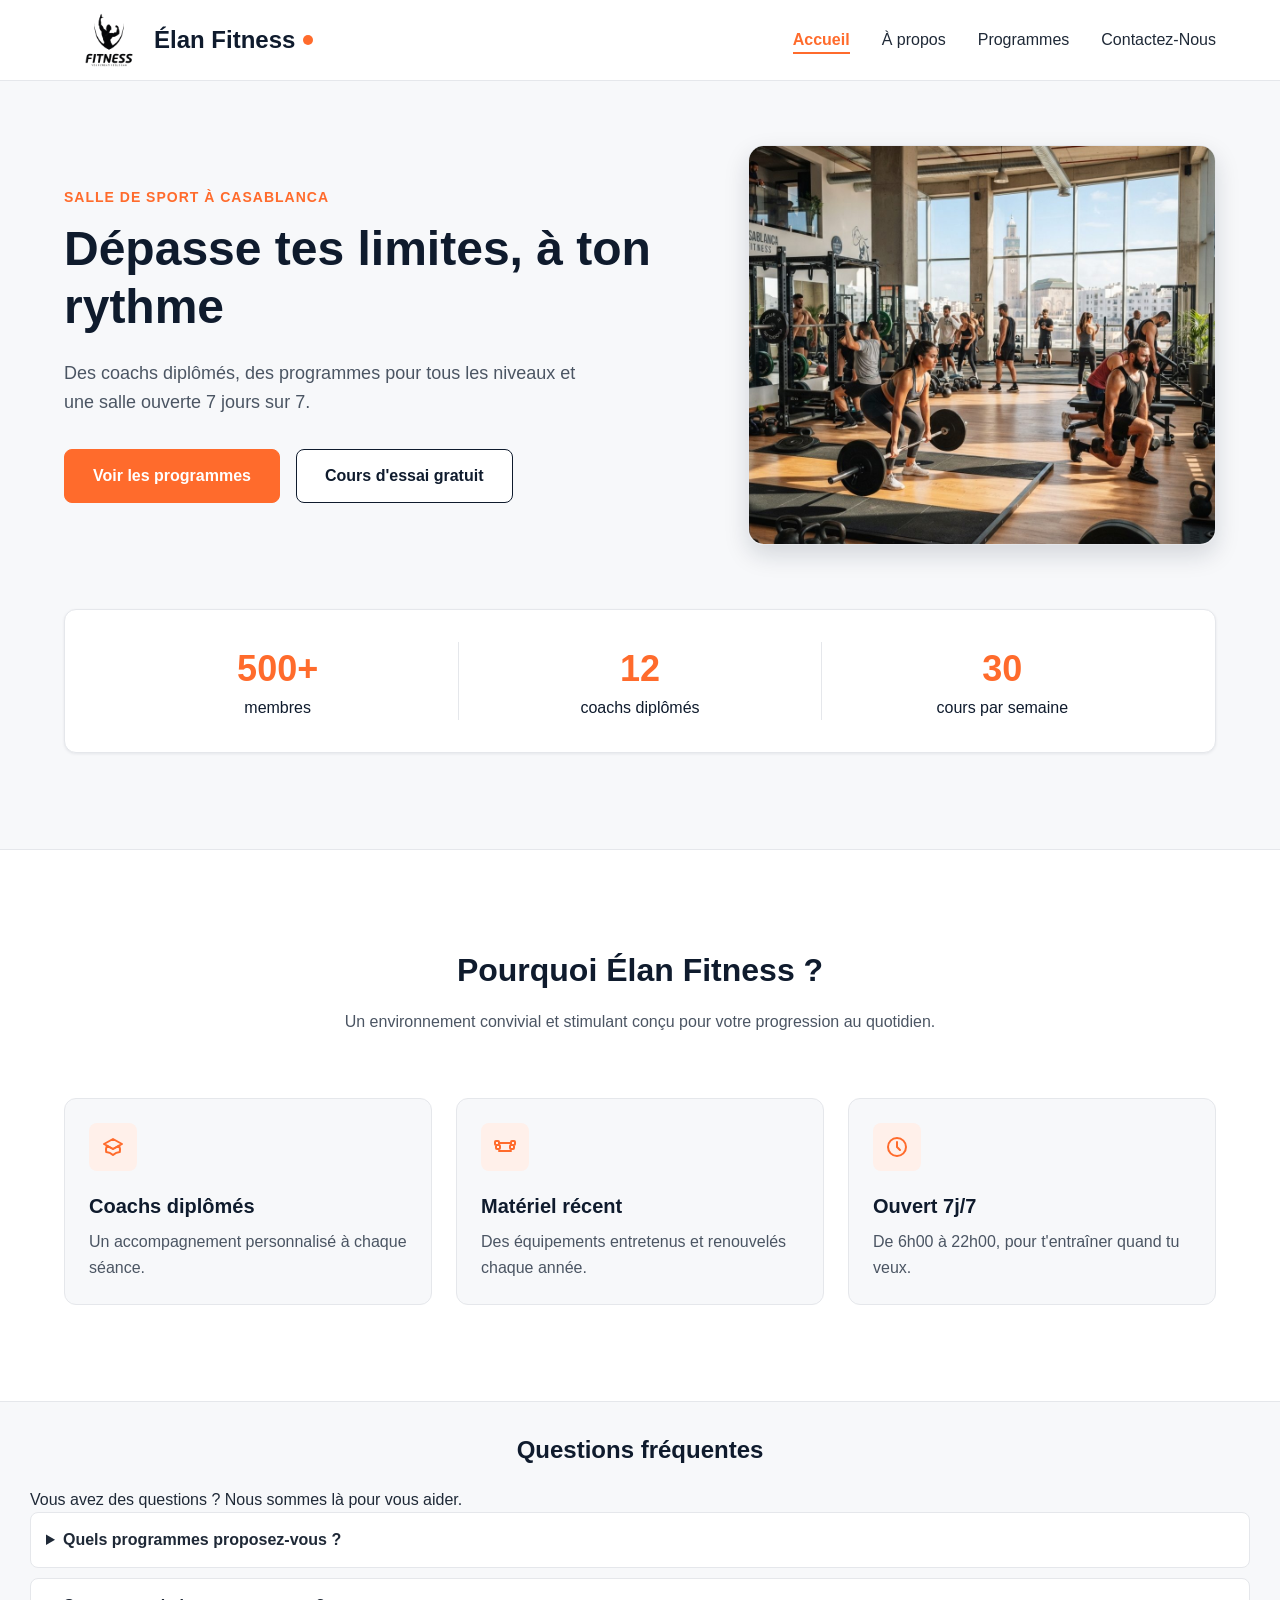
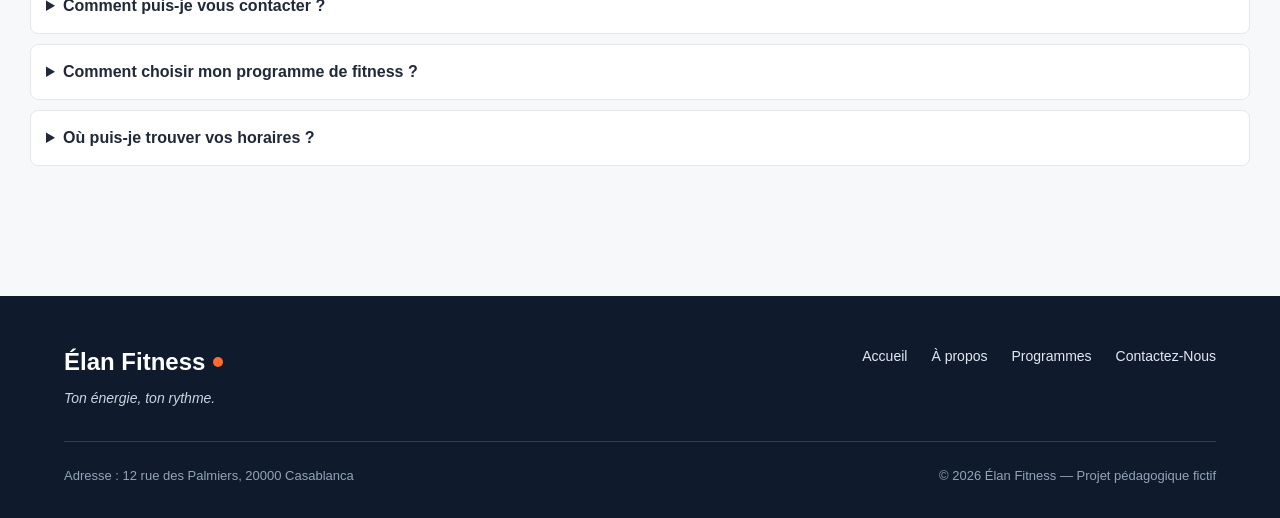
<file: index.html>
<!DOCTYPE html>
<html lang="en">

<head>
    <meta charset="UTF-8">
    <meta name="viewport" content="width=device-width, initial-scale=1.0">
    <meta name="description"
        content="Élan Fitness, salle de sport à Casablanca : musculation, yoga, cardio et boxe fitness avec des coachs diplômés. Réservez votre cours d'essai gratuit.">
    <title>Élan Fitness | Salle de sport à Casablanca</title>
    <link rel="stylesheet" href="style.css">

</head>

<body>

    <header class="en-tete">
        <div class="conteneur en-tete-contenu">
            <a href="index.html" class="logo"><img src="img/log.png" alt="logo">Élan Fitness</a>

            <nav aria-label="Navigation principale">
                <ul class="menu">
                    <li><a href="index.html" class="lien-actif">Accueil</a></li>
                    <li><a href="propos.html">À propos</a></li>
                    <li><a href="program.html">Programmes</a></li>
                    <li><a href="contact.html">Contactez-Nous</a></li>

                </ul>
            </nav>
        </div>
    </header>

    <main>

        <section id="accueil" class="hero">
            <div class="conteneur">

                <div class="hero-contenu">
                    <div class="hero-texte">
                        <p class="sur-titre">Salle de sport à Casablanca</p>
                        <h1>Dépasse tes limites, à ton rythme</h1>
                        <p class="hero-description">
                            Des coachs diplômés, des programmes pour tous les niveaux et une salle ouverte 7 jours sur
                            7.
                        </p>
                        <div class="boutons">
                            <a href="program.html" class="bouton bouton-principal">Voir les programmes</a>
                            <a href="contact.html" class="bouton bouton-secondaire">Cours d'essai gratuit</a>
                        </div>
                    </div>

                    <img class="hero-image" src="img/hero.jpg"
                        alt="Des personnes s'entraînent dans une salle de sport lumineuse à Casablanca">
                </div>

                <div class="chiffres">
                    <div class="chiffre">
                        <p class="chiffre-nombre">500+</p>
                        <p>membres</p>
                    </div>
                    <div class="chiffre">
                        <p class="chiffre-nombre">12</p>
                        <p>coachs diplômés</p>
                    </div>
                    <div class="chiffre">
                        <p class="chiffre-nombre">30</p>
                        <p>cours par semaine</p>
                    </div>
                </div>

            </div>
        </section>

        <section class="section section-blanche">
            <div class="conteneur">

                <div class="section-titre">
                    <h2>Pourquoi Élan Fitness ?</h2>
                    <p>Un environnement convivial et stimulant conçu pour votre progression au quotidien.</p>
                </div>

                <div class="cartes">
                    <article class="carte carte-avantage">
                        <div class="icone"><img src="img/icone-coach.svg"
                                alt="icone qui presentez des coach diplomatique pour entrainez"></div>
                        <h3>Coachs diplômés</h3>
                        <p>Un accompagnement personnalisé à chaque séance.</p>
                    </article>

                    <article class="carte carte-avantage">
                        <div class="icone"><img src="img/icone-materiel.svg"
                                alt=" nous avous des nouveau et bon materiel ">
                        </div>
                        <h3>Matériel récent</h3>
                        <p>Des équipements entretenus et renouvelés chaque année.</p>
                    </article>

                    <article class="carte carte-avantage">
                        <div class="icone"><img src="img/icone-horloge.svg"
                                alt=" l'ouverture de salle de sport 7j/7 ,a partir 6h00 jusqu'à 22h00"></div>
                        <h3>Ouvert 7j/7</h3>
                        <p>De 6h00 à 22h00, pour t'entraîner quand tu veux.</p>
                    </article>
                </div>

            </div>
        </section>


    </main>

    <section class="faq">
        <h2>Questions fréquentes</h2>

        <p class="faq-intro">
            Vous avez des questions ? Nous sommes là pour vous aider.
        </p>

        <details class="faq-item">
            <summary>Quels programmes proposez-vous ?</summary>
            <p>
                Nous proposons différents programmes de fitness
                pour vous aider à atteindre vos objectifs.
            </p>
        </details>

        <details class="faq-item">
            <summary>Comment puis-je vous contacter ?</summary>
            <p>
                Consultez notre page Contactez-nous pour retrouver
                nos coordonnées et nous envoyer votre demande.
            </p>
        </details>

        <details class="faq-item">
            <summary>Comment choisir mon programme de fitness ?</summary>
            <p>
                Choisissez un programme selon vos objectifs,
                votre niveau et vos préférences sportives.
            </p>
        </details>

        <details class="faq-item">
            <summary>Où puis-je trouver vos horaires ?</summary>
            <p>
                Consultez notre page Contactez-nous pour obtenir
                les informations disponibles sur nos horaires.
            </p>
        </details>
    </section>

    <footer class="pied-de-page">
        <div class="conteneur">

            <div class="pied-haut">
                <div>
                    <p class="logo logo-clair">Élan Fitness</p>
                    <p class="slogan">Ton énergie, ton rythme.</p>

                </div>

                <nav aria-label="Navigation du pied de page">
                    <ul class="menu menu-pied">
                        <li><a href="index.html">Accueil</a></li>
                        <li><a href="propos.html">À propos</a></li>
                        <li><a href="program.html">Programmes</a></li>
                        <li><a href="contact.html">Contactez-Nous</a></li>
                    </ul>
                </nav>
            </div>

            <div class="pied-bas">
                <p>Adresse : 12 rue des Palmiers, 20000 Casablanca</p>
                <p>&copy; 2026 Élan Fitness — Projet pédagogique fictif</p>
            </div>

        </div>
    </footer>
</body>

</html>
</file>
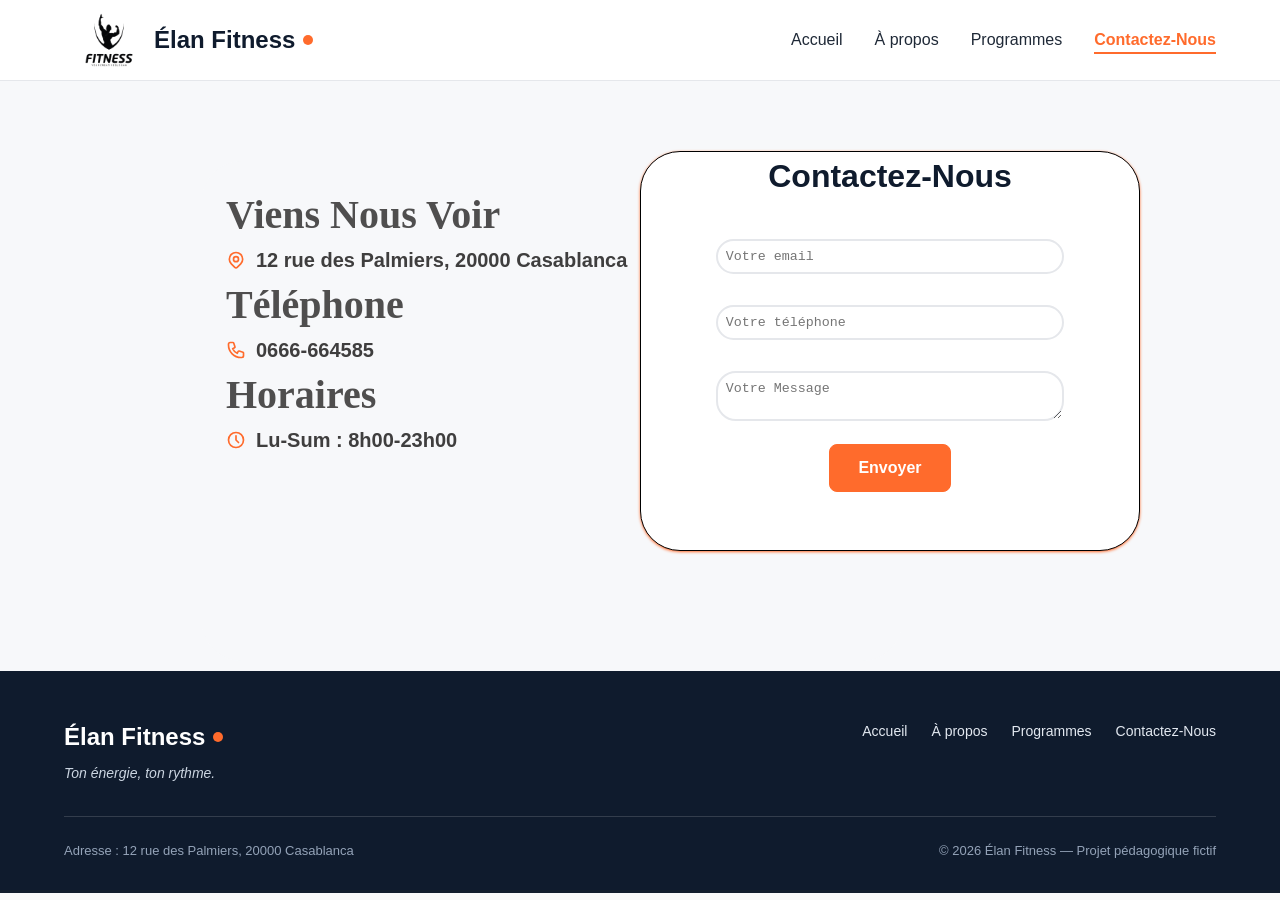
<file: contact.html>
<!DOCTYPE html>
<html lang="en">

<head>
    <meta charset="UTF-8">
    <meta name="viewport" content="width=device-width, initial-scale=1.0">
    <meta name="description"
        content="Élan Fitness, salle de sport à Casablanca : musculation, yoga, cardio et boxe fitness avec des coachs diplômés. Réservez votre cours d'essai gratuit.">
    <title>Élan Fitness | Salle de sport à Casablanca</title>
    <link rel="stylesheet" href="style.css">

</head>

<body>
    <header class="en-tete">
        <div class="conteneur en-tete-contenu">

            <a href="index.html" class="logo"><img src="img/log.png" alt="logo">Élan Fitness</a>

            <nav aria-label="Navigation principale">
                <ul class="menu">
                    <li><a href="index.html">Accueil</a></li>
                    <li><a href="propos.html">À propos</a></li>
                    <li><a href="program.html">Programmes</a></li>
                    <li><a href="contact.html" class="lien-actif">Contactez-Nous </a></li>

                </ul>
            </nav>
        </div>
    </header>
    <form action="contact.html" method="post">


        <div class="contactNous">
            <div class="CoT">

                <h1> Viens Nous Voir </h1>
                <h4 id="test"> <img src="img/icone-pin.svg" width="20">12 rue des Palmiers, 20000 Casablanca</h4>
                <h1>Téléphone </h1>

                <h4 id="test"> <img src="img/icone-telephone.svg" width="20">0666-664585</h4>

                <h1>Horaires </h1>
                <h4 id="test"> <img src="img/icone-horloge.svg" width="20">Lu-Sum : 8h00-23h00</h4>


            </div>


            <div class="conta">
                <center>
                    <h1>Contactez-Nous</h1><br>
                    <input type="email" name="email" placeholder="Votre email" required>

                    <input type="tel" name="phone" placeholder="Votre téléphone" required>
                    <textarea name="message" placeholder="Votre Message" required></textarea>
                </center>
                <center> <button type="submit" class="bouton bouton-principal">Envoyer</button> </center>


            </div>

        </div>

    </form>



    <footer class=" pied-de-page">
        <div class="conteneur">

            <div class="pied-haut">
                <div>
                    <p class="logo logo-clair">Élan Fitness</p>
                    <p class="slogan">Ton énergie, ton rythme.</p>

                </div>

                <nav aria-label="Navigation du pied de page">
                    <ul class="menu menu-pied">
                        <li><a href="index.html">Accueil</a></li>
                        <li><a href="propos.html">À propos</a></li>
                        <li><a href="program.html">Programmes</a></li>
                        <li><a href="contact.html">Contactez-Nous</a></li>
                    </ul>
                </nav>
            </div>

            <div class="pied-bas">
                <p>Adresse : 12 rue des Palmiers, 20000 Casablanca</p>
                <p>&copy; 2026 Élan Fitness — Projet pédagogique fictif</p>
            </div>

        </div>
    </footer>
</body>

</html>
</file>
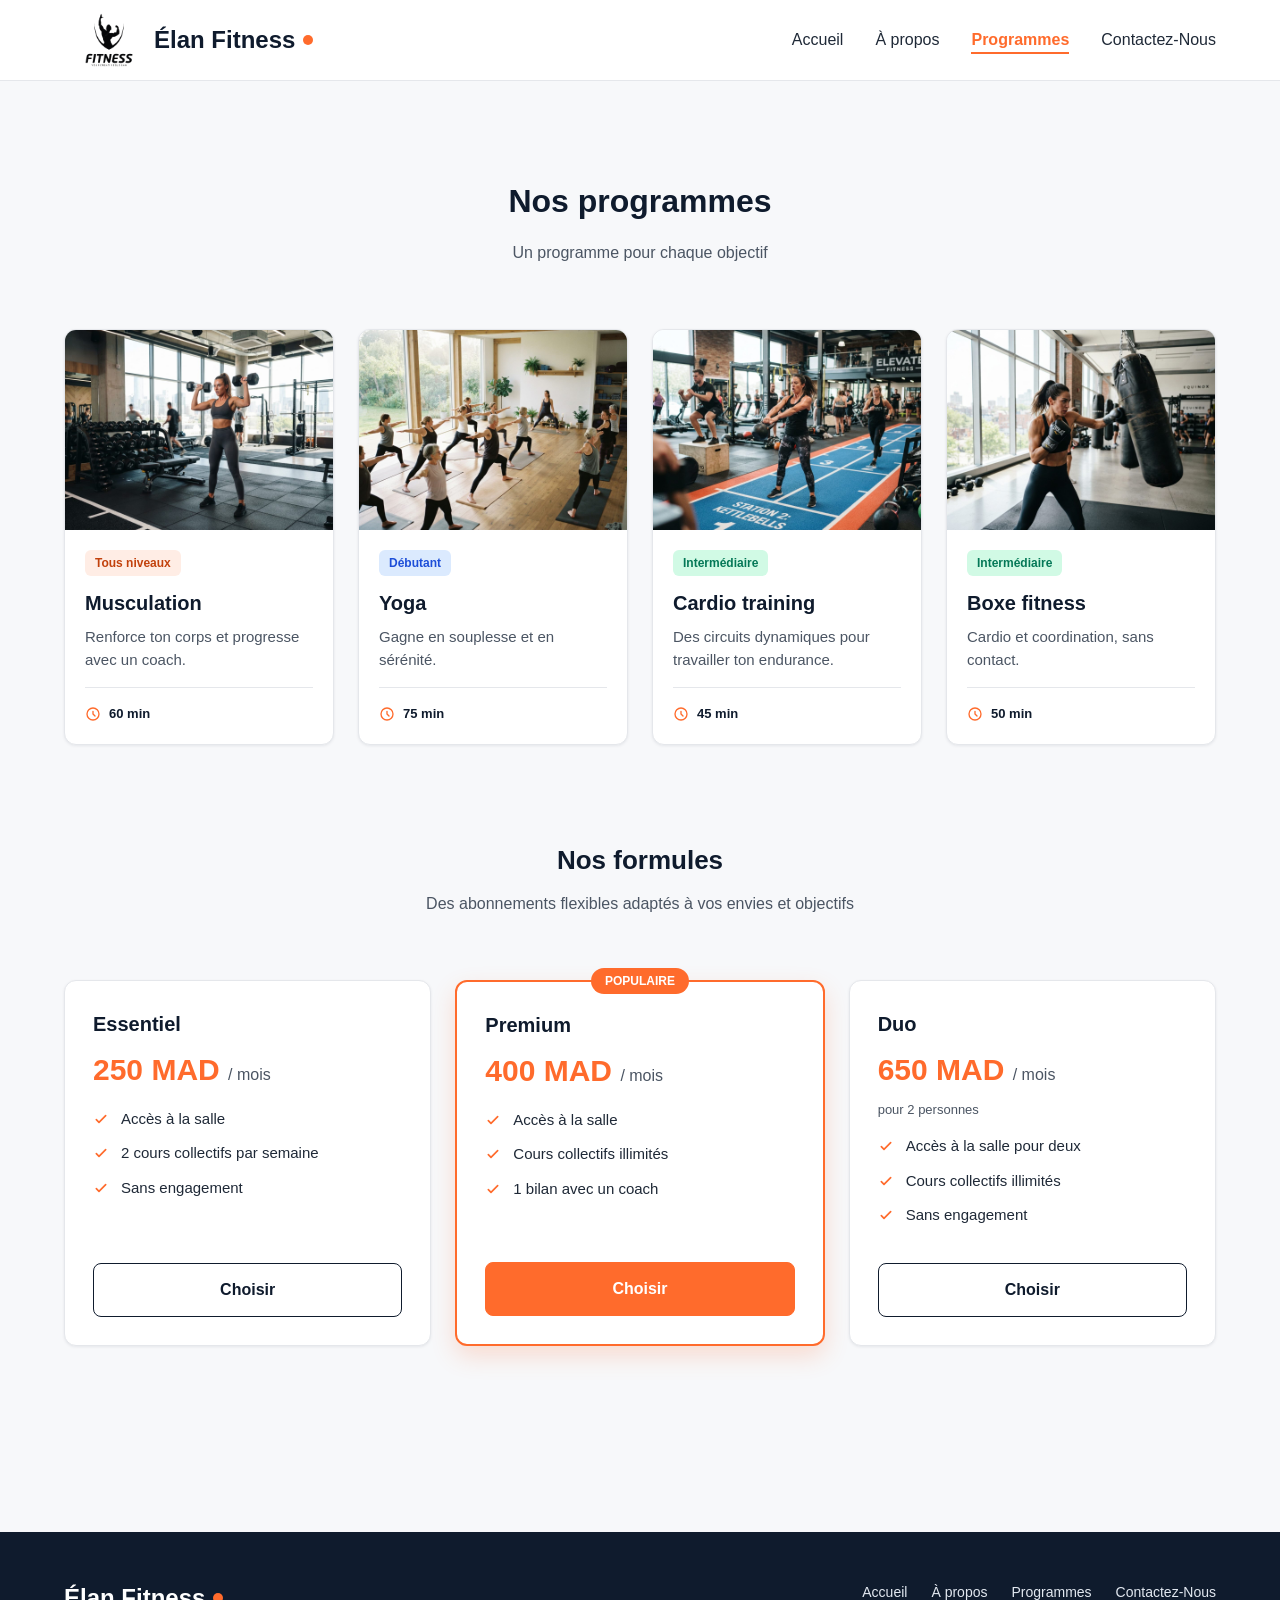
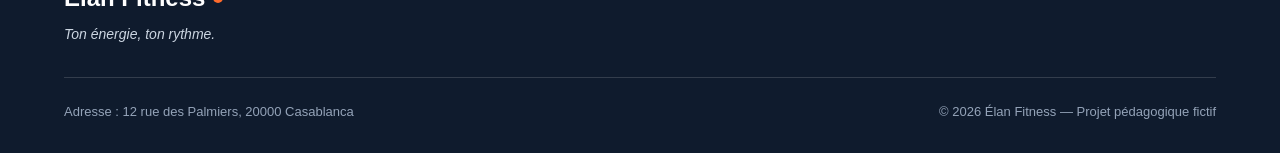
<file: program.html>
<!DOCTYPE html>
<html lang="en">

<head>
    <meta charset="UTF-8">
    <meta name="viewport" content="width=device-width, initial-scale=1.0">
    <meta name="description"
        content="Élan Fitness, salle de sport à Casablanca : musculation, yoga, cardio et boxe fitness avec des coachs diplômés. Réservez votre cours d'essai gratuit.">
    <title>Élan Fitness | Salle de sport à Casablanca</title>
    <link rel="stylesheet" href="style.css" media="screen" />
</head>

<body>
    <header class="en-tete">
        <div class="conteneur en-tete-contenu">
            <a href="index.html" class="logo"><img src="img/log.png" alt="logo">Élan Fitness</a>

            <nav aria-label="Navigation principale">
                <ul class="menu">
                    <li><a href="index.html">Accueil</a></li>
                    <li><a href="propos.html">À propos</a></li>
                    <li><a href="program.html" class="lien-actif">Programmes</a></li>
                    <li><a href="contact.html">Contactez-Nous</a></li>

                </ul>
            </nav>
        </div>
    </header>


    <body>
        <section id="programmes" class="section">
            <div class="conteneur">

                <div class="section-titre">
                    <h2>Nos programmes</h2>
                    <p>Un programme pour chaque objectif</p>
                </div>

                <div class="cartes">

                    <article class="carte carte-programme">
                        <img src="img/musculation.jpg"
                            alt="Une sportive soulève des haltères dans l'espace musculation">
                        <div class="programme-corps">
                            <span class="etiquette etiquette-orange">Tous niveaux</span>
                            <h3>Musculation</h3>
                            <p>Renforce ton corps et progresse avec un coach.</p>
                            <p class="duree"><img src="img/icone-duree.svg"
                                    alt="la duree de seance votre coach musculation ">60 min
                            </p>
                        </div>
                    </article>

                    <article class="carte carte-programme">
                        <img src="img/yoga.jpg" alt="Un groupe pratique le yoga sur des tapis dans une salle lumineuse">
                        <div class="programme-corps">
                            <span class="etiquette etiquette-bleue">Débutant</span>
                            <h3>Yoga</h3>
                            <p>Gagne en souplesse et en sérénité.</p>
                            <p class="duree"><img src="img/icone-duree.svg" alt="la duree de seance votre coach yoga">75
                                min</p>
                        </div>
                    </article>

                    <article class="carte carte-programme">
                        <img src="img/cardio.jpg"
                            alt="Des sportifs suivent un circuit de cardio training avec des kettlebells">
                        <div class="programme-corps">
                            <span class="etiquette etiquette-verte">Intermédiaire</span>
                            <h3>Cardio training</h3>
                            <p>Des circuits dynamiques pour travailler ton endurance.</p>
                            <p class="duree"><img src="img/icone-duree.svg"
                                    alt="la duree de seance avec votre coach cardio">45
                                min</p>
                        </div>
                    </article>

                    <article class="carte carte-programme">
                        <img src="img/boxe.jpg"
                            alt="Une sportive frappe un sac de frappe pendant un cours de boxe fitness">
                        <div class="programme-corps">
                            <span class="etiquette etiquette-verte">Intermédiaire</span>
                            <h3>Boxe fitness</h3>
                            <p>Cardio et coordination, sans contact.</p>
                            <p class="duree"><img src="img/icone-duree.svg"
                                    alt="la duree de seance votre coach seance boxe">50 min</p>
                        </div>
                    </article>

                </div>

                <div class="formules">

                    <div class="section-titre">
                        <h3>Nos formules</h3>
                        <p>Des abonnements flexibles adaptés à vos envies et objectifs</p>
                    </div>

                    <div class="cartes">

                        <article class="carte formule">
                            <h4>Essentiel</h4>
                            <p class="prix">250 MAD <span>/ mois</span></p>
                            <ul class="formule-liste">
                                <li>Accès à la salle</li>
                                <li>2 cours collectifs par semaine</li>
                                <li>Sans engagement</li>
                            </ul>
                            <a href="contact.html" class="bouton bouton-secondaire">Choisir</a>
                        </article>

                        <article class="carte formule formule-populaire">
                            <p class="badge-populaire">Populaire</p>
                            <h4>Premium</h4>
                            <p class="prix">400 MAD <span>/ mois</span></p>
                            <ul class="formule-liste">
                                <li>Accès à la salle</li>
                                <li>Cours collectifs illimités</li>
                                <li>1 bilan avec un coach</li>
                            </ul>
                            <a href="contact.html" class="bouton bouton-principal">Choisir</a>
                        </article>

                        <article class="carte formule">
                            <h4>Duo</h4>
                            <p class="prix">650 MAD <span>/ mois</span></p>
                            <p class="prix-note">pour 2 personnes</p>
                            <ul class="formule-liste">
                                <li>Accès à la salle pour deux</li>
                                <li>Cours collectifs illimités</li>
                                <li>Sans engagement</li>
                            </ul>
                            <a href="contact.html" class="bouton bouton-secondaire">Choisir</a>
                        </article>

                    </div>
                </div>

            </div>
        </section>
        <footer class="pied-de-page">
            <div class="conteneur">

                <div class="pied-haut">
                    <div>
                        <p class="logo logo-clair">Élan Fitness</p>
                        <p class="slogan">Ton énergie, ton rythme.</p>
                    </div>

                    <nav aria-label="Navigation du pied de page">
                        <ul class="menu menu-pied">
                            <li><a href="index.html">Accueil</a></li>
                            <li><a href="propos.html">À propos</a></li>
                            <li><a href="program.html">Programmes</a></li>
                            <li><a href="contact.html">Contactez-Nous</a></li>

                        </ul>
                    </nav>
                </div>

                <div class="pied-bas">
                    <p>Adresse : 12 rue des Palmiers, 20000 Casablanca</p>
                    <p>&copy; 2026 Élan Fitness — Projet pédagogique fictif</p>
                </div>

            </div>
        </footer>
    </body>

</html>
</file>
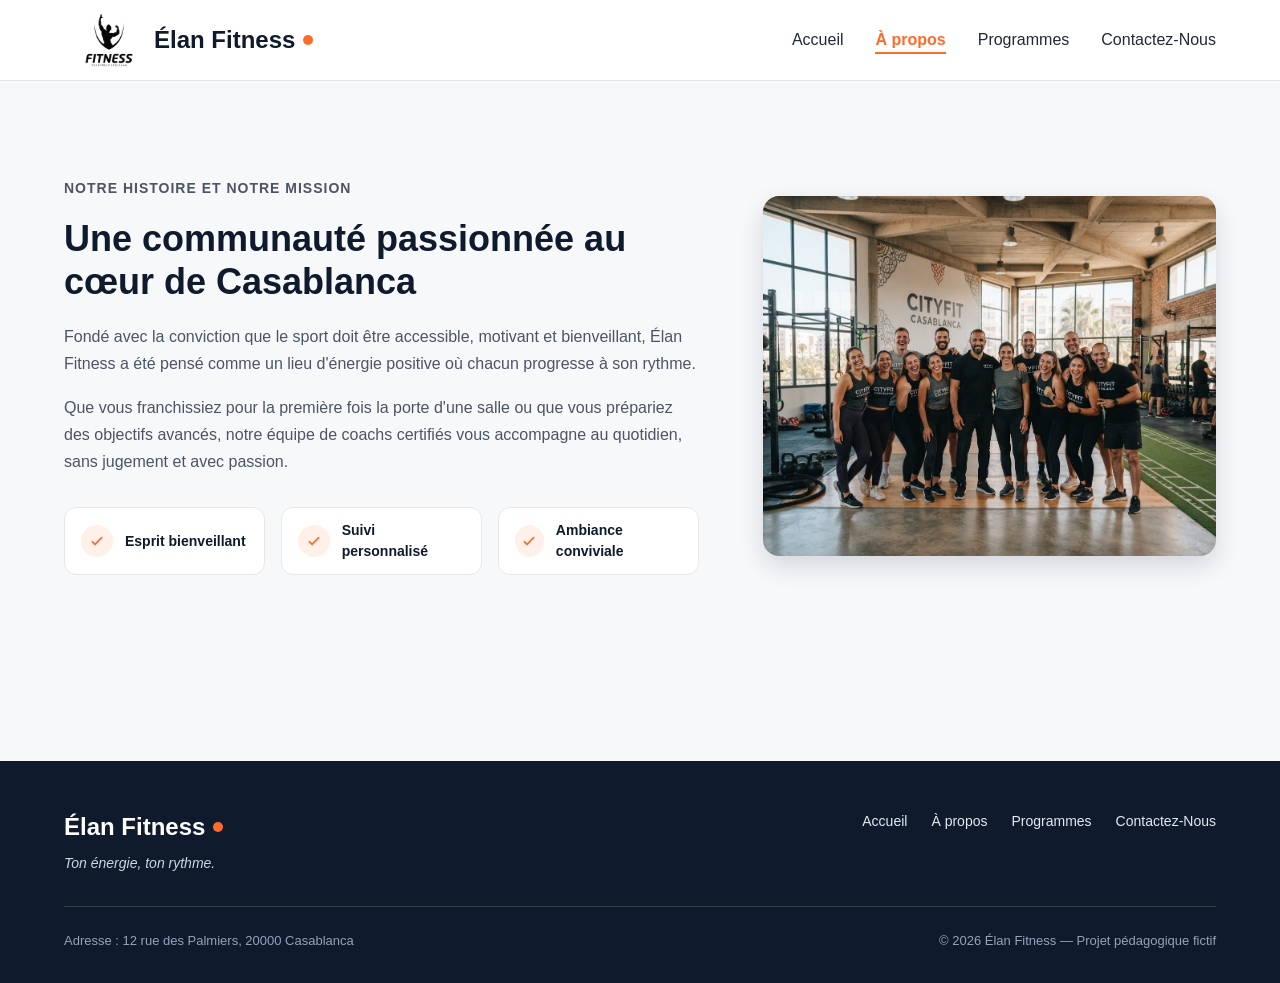
<file: propos.html>
<!DOCTYPE html>
<html lang="en">

<head>
    <meta charset="UTF-8">
    <meta name="viewport" content="width=device-width, initial-scale=1.0">
    <meta name="description"
        content="Élan Fitness, salle de sport à Casablanca : musculation, yoga, cardio et boxe fitness avec des coachs diplômés. Réservez votre cours d'essai gratuit.">
    <title>Élan Fitness | Salle de sport à Casablanca</title>
    <link rel="stylesheet" href="style.css">

</head>

<body>
    <header class="en-tete">
        <div class="conteneur en-tete-contenu">
            <a href="index.html" class="logo"><img src="img/log.png" alt="logo">Élan Fitness</a>

            <nav aria-label="Navigation principale">
                <ul class="menu">
                    <li><a href="index.html">Accueil</a></li>
                    <li><a href="propos.html" class="lien-actif">À propos</a></li>
                    <li><a href="program.html">Programmes</a></li>
                    <li><a href="contact.html">Contactez-Nous</a></li>

                </ul>
            </nav>
        </div>
    </header>

    <section id="a-propos" class="section">
        <div class="conteneur apropos-contenu">

            <div class="apropos-texte">
                <p class="sur-titre">Notre histoire et notre mission</p>
                <h2>Une communauté passionnée au cœur de Casablanca</h2>
                <p>
                    Fondé avec la conviction que le sport doit être accessible, motivant et bienveillant,
                    Élan Fitness a été pensé comme un lieu d'énergie positive où chacun progresse à son rythme.
                </p>
                <p>
                    Que vous franchissiez pour la première fois la porte d'une salle ou que vous prépariez des
                    objectifs avancés, notre équipe de coachs certifiés vous accompagne au quotidien, sans
                    jugement et avec passion.
                </p>

                <ul class="valeurs">
                    <li class="valeur">
                        <div class="icone icone-petite"><img src="img/icone-check.svg" alt=""></div>
                        <span>Esprit bienveillant</span>
                    </li>
                    <li class="valeur">
                        <div class="icone icone-petite"><img src="img/icone-check.svg" alt=""></div>
                        <span>Suivi personnalisé</span>
                    </li>
                    <li class="valeur">
                        <div class="icone icone-petite"><img src="img/icone-check.svg" alt=""></div>
                        <span>Ambiance conviviale</span>
                    </li>
                </ul>
            </div>

            <img class="apropos-image" src="img/equipe.jpg"
                alt="L'équipe de coachs d'Élan Fitness réunie dans la salle">

        </div>
    </section>
    <footer class="pied-de-page">
        <div class="conteneur">

            <div class="pied-haut">
                <div>
                    <p class="logo logo-clair">Élan Fitness</p>

                    <p class="slogan">Ton énergie, ton rythme.</p>
                </div>

                <nav aria-label="Navigation du pied de page">
                    <ul class="menu menu-pied">
                        <li><a href="index.html">Accueil</a></li>
                        <li><a href="propos.html">À propos</a></li>
                        <li><a href="program.html">Programmes</a></li>
                        <li><a href="contact.html">Contactez-Nous</a></li>
                    </ul>
                </nav>
            </div>

            <div class="pied-bas">
                <p>Adresse : 12 rue des Palmiers, 20000 Casablanca</p>
                <p>&copy; 2026 Élan Fitness — Projet pédagogique fictif</p>
            </div>

        </div>
    </footer>
</body>

</html>
</file>
<file: style.css>
* {
  box-sizing: border-box;
  margin: 0;
  padding: 0;
}

html {
  scroll-behavior: smooth;
}


body {
  font-family: 'Inter', Arial, sans-serif;
  font-size: 16px;
  line-height: 1.5;
  color: #1F2937;
  background-color: #F7F8FA;
}

h1,
h2,
h3,
h4 {
  font-family: 'Poppins', Arial, sans-serif;
  color: #0F1B2D;
}

a {
  color: inherit;
  text-decoration: none;
}

ul {
  list-style: none;
}

img {
  display: block;
  max-width: 100%;
}

a:focus-visible,
button:focus-visible {
  outline: 3px solid #FF6B2C;
  outline-offset: 2px;
}


header img {
  width: 90px;
  /* height: 50px; */
}

.conteneur {
  width: 100%;
  max-width: 1200px;
  margin: 0 auto;
  padding: 0 24px;
}

.section {
  padding: 96px 0;
}

.section-blanche {
  background-color: #FFFFFF;
  border-top: 1px solid #E5E7EB;
  border-bottom: 1px solid #E5E7EB;
}

.section-titre {
  max-width: 640px;
  margin: 0 auto 64px;
  text-align: center;
}

.section-titre h2 {
  font-size: 32px;
  margin-bottom: 16px;
}

.section-titre h3 {
  font-size: 26px;
  margin-bottom: 12px;
}

.section-titre p {
  color: #4B5563;
}

.sur-titre {
  font-size: 14px;
  font-weight: 600;
  color: #FF6B2C;
  text-transform: uppercase;
  letter-spacing: 1px;
  margin-bottom: 12px;
}

.bouton {
  display: inline-block;
  padding: 14px 28px;
  border-radius: 8px;
  font-size: 16px;
  font-weight: 600;
  text-align: center;
  cursor: pointer;
}



.bouton-principal {
  background-color: #FF6B2C;
  border: 1px solid #FF6B2C;
  color: #FFFFFF;
}

.bouton-principal:hover {
  background-color: #F05817;
  transform: translateY(-10px);

}

.bouton-secondaire {
  background-color: #FFFFFF;
  border: 1px solid #0F1B2D;
  color: #0F1B2D;
}

.bouton-secondaire:hover {
  background-color: #F3F4F6;
  transform: translateY(-10px);
}

.cartes {
  display: flex;
  gap: 24px;
  transition: all 0.3s ease;
}


.carte {
  flex: 1;
  background-color: #FFFFFF;
  border: 1px solid #E5E7EB;
  border-radius: 12px;
  box-shadow: 0 1px 3px rgba(15, 27, 45, 0.08);
  transition: all 0.3s ease;
}

.cartes :hover {
  transform: translateY(-10px);
}

.icone {
  width: 48px;
  height: 48px;
  background-color: #FFF0EA;
  border-radius: 8px;
  display: flex;
  align-items: center;
  justify-content: center;
}

.icone img {
  width: 24px;
  height: 24px;
}

.icone-petite {
  width: 32px;
  height: 32px;
  border-radius: 50%;
}

.icone-petite img {
  width: 16px;
  height: 16px;
}

.en-tete {
  position: sticky;
  top: 0;
  z-index: 10;
  background-color: #FFFFFF;
  border-bottom: 1px solid #E5E7EB;
}

.en-tete-contenu {
  height: 80px;
  display: flex;
  align-items: center;
  justify-content: space-between;
}

.logo {
  display: flex;
  align-items: center;
  font-family: 'Poppins', Arial, sans-serif;
  font-size: 24px;
  font-weight: 700;
  color: #0F1B2D;
}

.logo::after {
  content: "";
  width: 10px;
  height: 10px;
  margin-left: 8px;
  background-color: #FF6B2C;
  border-radius: 50%;
}

.menu {
  display: flex;
  gap: 32px;
}

.menu a {
  font-weight: 500;
  padding-bottom: 4px;
  border-bottom: 2px solid transparent;
}

.menu a:hover {
  color: #FF6B2C;
}

.menu .lien-actif {
  color: #FF6B2C;
  font-weight: 600;
  border-bottom-color: #FF6B2C;
}

.hero {
  padding: 64px 0 96px;
}

.hero-contenu {
  display: flex;
  align-items: center;
  gap: 32px;
}

.hero-texte {
  flex: 7;
}

.hero-texte h1 {
  font-size: 48px;
  font-weight: 800;
  line-height: 1.2;
  margin-bottom: 24px;
}

.hero-description {
  max-width: 520px;
  font-size: 18px;
  line-height: 1.6;
  color: #4B5563;
  margin-bottom: 32px;
}

.boutons {
  display: flex;
  flex-wrap: wrap;
  gap: 16px;
}

.hero-image {
  flex: 5;
  min-width: 0;
  height: 400px;
  object-fit: cover;
  border-radius: 16px;
  border: 1px solid #E5E7EB;
  box-shadow: 0 10px 25px rgba(15, 27, 45, 0.15);
}

.chiffres {
  display: flex;
  margin-top: 64px;
  padding: 32px;
  background-color: #FFFFFF;
  border: 1px solid #E5E7EB;
  border-radius: 12px;
  box-shadow: 0 1px 3px rgba(15, 27, 45, 0.08);
}

.chiffre {
  flex: 1;
  text-align: center;
  font-weight: 500;
  color: #0F1B2D;
}

.chiffre+.chiffre {
  border-left: 1px solid #E5E7EB;
}

.chiffre-nombre {
  font-family: 'Poppins', Arial, sans-serif;
  font-size: 36px;
  font-weight: 800;
  color: #FF6B2C;
}

.carte-avantage {
  padding: 24px;
  background-color: #F7F8FA;
  box-shadow: none;
}

.carte-avantage .icone {
  margin-bottom: 20px;
}

.carte-avantage h3 {
  font-size: 20px;
  margin-bottom: 8px;
}

.carte-avantage p {
  color: #4B5563;
  line-height: 1.6;
}

.apropos-contenu {
  display: flex;
  align-items: center;
  gap: 64px;
}

.apropos-texte {
  flex: 7;
}

.apropos-texte h2 {
  font-size: 36px;
  line-height: 1.2;
  margin-bottom: 20px;
}

.apropos-texte p {
  color: #4B5563;
  line-height: 1.7;
  margin-bottom: 16px;
}

.valeurs {
  display: flex;
  gap: 16px;
  margin-top: 32px;
}

.valeur {
  flex: 1;
  display: flex;
  align-items: center;
  gap: 12px;
  padding: 12px 16px;
  background-color: #FFFFFF;
  border: 1px solid #E5E7EB;
  border-radius: 12px;
  font-family: 'Poppins', Arial, sans-serif;
  font-size: 14px;
  font-weight: 600;
  color: #0F1B2D;
}

.apropos-image {
  flex: 5;
  min-width: 0;
  height: 360px;
  object-fit: cover;
  border-radius: 16px;
  box-shadow: 0 10px 25px rgba(15, 27, 45, 0.15);
}

.carte-programme {
  display: flex;
  flex-direction: column;
  overflow: hidden;
}

.carte-programme>img {
  width: 100%;
  height: 200px;
  object-fit: cover;
}


.programme-corps {
  flex: 1;
  display: flex;
  flex-direction: column;
  padding: 20px;
}

.programme-corps h3 {
  font-size: 20px;
  margin-bottom: 8px;
}

.programme-corps p {
  font-size: 15px;
  color: #4B5563;
}

.etiquette {
  align-self: flex-start;
  padding: 4px 10px;
  margin-bottom: 12px;
  border-radius: 6px;
  font-size: 12px;
  font-weight: 600;
}

.etiquette-orange {
  background-color: #FFEDE5;
  color: #C2410C;
}

.etiquette-bleue {
  background-color: #DBEAFE;
  color: #1D4ED8;
}

.etiquette-verte {
  background-color: #D1FAE5;
  color: #047857;
}

.programme-corps .duree {
  display: flex;
  align-items: center;
  gap: 8px;
  margin-top: auto;
  padding-top: 16px;
  border-top: 1px solid #E5E7EB;
  font-size: 13px;
  font-weight: 600;
  color: #0F1B2D;
}

.programme-corps h3+p {
  margin-bottom: 16px;
}

.duree img {
  width: 16px;
  height: 16px;
}

.formules {
  margin-top: 96px;
}

.formule {
  position: relative;
  display: flex;
  flex-direction: column;
  padding: 28px;
}

.formule h4 {
  font-size: 20px;
}

.prix {
  margin: 8px 0 16px;
  font-family: 'Poppins', Arial, sans-serif;
  font-size: 30px;
  font-weight: 800;
  color: #FF6B2C;
}

.prix span {
  font-family: 'Inter', Arial, sans-serif;
  font-size: 16px;
  font-weight: 500;
  color: #4B5563;
}

.prix-note {
  margin: -8px 0 16px;
  font-size: 13px;
  color: #4B5563;
}

.formule-liste {
  flex: 1;
  margin-bottom: 24px;
}

.formule-liste li {
  padding-left: 28px;
  margin-bottom: 12px;
  font-size: 15px;
  background-image: url('img/icone-check.svg');
  background-repeat: no-repeat;
  background-position: left center;
  background-size: 16px;
}

.formule .bouton {
  display: block;
}

.formule-populaire {
  border: 2px solid #FF6B2C;
  box-shadow: 0 10px 25px rgba(255, 107, 44, 0.2);
}

.badge-populaire {
  position: absolute;
  top: -14px;
  left: 50%;
  transform: translateX(-50%);
  padding: 4px 14px;
  background-color: #FF6B2C;
  border-radius: 999px;
  font-size: 12px;
  font-weight: 700;
  text-transform: uppercase;
  color: #FFFFFF;
}

.pied-de-page {
  padding: 48px 0 32px;
  background-color: #0F1B2D;
  color: #FFFFFF;
  margin-top: 90px;
}

.pied-haut {
  display: flex;
  justify-content: space-between;
  align-items: flex-start;
  padding-bottom: 32px;
  border-bottom: 1px solid rgba(255, 255, 255, 0.15);
}

.logo-clair {
  color: #FFFFFF;
}

.slogan {
  margin-top: 8px;
  font-size: 14px;
  font-style: italic;
  color: #CBD5E1;
}

.menu-pied {
  gap: 24px;
}

.menu-pied a {
  font-size: 14px;
  font-weight: 400;
  color: #E2E8F0;
}

.pied-bas {
  display: flex;
  justify-content: space-between;
  margin-top: 24px;
  font-size: 13px;
  color: #94A3B8;
}


.contactNous {
  background-color: #F7F8FA;
  display: flex;
  justify-content: center;
  align-items: center;
  gap: 1px;
  padding: 5px;
  position: relative;
  height: 500px;
  bottom: -20px;
}


/*email...*/
.conta {
  background-color: #ffff;
  border: 1px solid #000000;
  border-radius: 40px;
  box-shadow: 0 1px 3px #FF6B2C;
  width: 500px;
  height: 400px;
  position: absolute;
  top: 50px;
  left: 50%;

}

.conta input,
textarea {
  width: 70%;
  padding: 8px;
  margin-top: 15px;
  margin-bottom: 16px;
  border: 2px solid #E5E7EB;
  border-radius: 20px;
  font-family: 'Courier New', Courier, monospace;


}


/* viens nous voir*/
.CoT {
  background-color: #F7F8FA;
  margin: 10px;
  padding: 24px;
  width: 700px;
  border-radius: 40px;
  height: 500px;
  position: absolute;
  bottom: -70px;
  left: 15%;
  display: block;
}

.CoT h1 {

  font-family: 'Times New Roman', Times, bold;
  font-size: 40px;
  display: block;
  top: 20px;
  color: #4f4e4e;


}

.CoT h4 {
  color: #3f3e3e;
  font-size: 20px;
}

.mod {
  color: black;
  font-family: "Arial, sans-serif";
  font-size: 30px;


}

.l {
  font-family: 'Times New Roman', Times, bold;
  font-size: 40px;
}

@media(max-width:768px) {


  img {
    width: 40px;
    height: 50px
  }


}

.faq {
  padding: 30px;
}

.faq h2 {
  text-align: center;
  margin-bottom: 20px;
}

.faq-item {
  background-color: white;
  border: 1px solid #E5E7EB;
  border-radius: 8px;
  padding: 15px;
  margin-bottom: 10px;
}

.faq-item summary {
  cursor: pointer;
  font-weight: bold;
}

.faq-item summary:hover {
  color: #FF6B2C;
}

.faq-item p {
  margin-top: 10px;
}

.cot img {

  width: 14px;
  height: 24px;
}


#test {
  display: flex;
  flex-direction: row;
  gap: 10px;
}

.cot img {
  width: 48px;
  height: 48px;
  background-color: #FFF0EA;
  border-radius: 8px;
  display: flex;
  align-items: center;
  justify-content: center;
}

@media (max-width: 480px) {

  body {
    font-size: 15px;
  }

  .conteneur {
    padding: 0 12px;
  }

  .section {
    padding: 48px 0;
  }

  .section-titre {
    margin-bottom: 32px;
  }

  .section-titre h2 {
    font-size: 25px;
  }

  .section-titre h3 {
    font-size: 21px;
  }

  .en-tete-contenu {
    flex-direction: column;
    align-items: flex-start;
  }

  .logo {
    font-size: 22px;
  }

  .menu {
    width: 100%;
    gap: 12px 16px;
  }

  .menu a {
    font-size: 14px;
  }

  .hero {
    padding: 40px 0 48px;
  }

  .hero-texte h1 {
    font-size: 32px;
  }

  .hero-description {
    font-size: 16px;
    margin-bottom: 24px;
  }

  .boutons {
    flex-direction: column;
  }

  .bouton {
    width: 100%;
    padding: 12px 16px;
  }

  .hero-image {
    height: 240px;
  }

  .chiffres {
    flex-direction: column;
    gap: 20px;
    margin-top: 32px;
    padding: 24px 12px;
  }

  .chiffre+.chiffre {
    border-left: none;
    border-top: 1px solid #E5E7EB;
    padding-top: 16px;
  }

  .chiffre-nombre {
    font-size: 28px;
  }

  .cartes {
    flex-direction: column;
    gap: 20px;
  }

  .carte {
    width: 100%;
    flex: 1 1 auto;
  }

  .apropos-contenu {
    gap: 24px;
  }

  .apropos-texte h2 {
    font-size: 27px;
  }

  .apropos-image {
    height: 240px;
  }

  .valeurs {
    flex-direction: column;
  }

  .valeur {
    width: 100%;
    flex: 1 1 auto;
  }

  .carte-programme>img {
    height: 180px;
  }

  .formules {
    margin-top: 48px;
  }

  .formule {
    padding: 24px 18px;
  }

  .prix {
    font-size: 27px;
  }

  .pied-de-page {
    padding: 36px 0 24px;
  }

  .pied-haut {
    flex-direction: column;
    gap: 24px;
  }

  .menu-pied {
    flex-wrap: wrap;
    gap: 16px;
  }

  .pied-bas {
    flex-direction: column;
    gap: 12px;
  }
}


@media (max-width: 768px) {

  .conteneur {
    padding: 0 16px;
  }

  .section {
    padding: 64px 0;
  }

  .section-titre {
    margin-bottom: 40px;
  }

  .section-titre h2 {
    font-size: 28px;
  }

  .section-titre h3 {
    font-size: 23px;
  }

  .en-tete-contenu {
    height: auto;
    min-height: 70px;
    padding: 16px 0;
    gap: 16px;
    flex-wrap: wrap;
  }

  .menu {
    gap: 16px;
    flex-wrap: wrap;
  }

  .hero-contenu {
    flex-direction: column;
    align-items: stretch;
  }

  .hero-texte h1 {
    font-size: 38px;
  }

  .hero-image {
    width: 100%;
    height: 320px;
  }

  .chiffres {
    padding: 24px 12px;
  }

  .chiffre-nombre {
    font-size: 28px;
  }

  .cartes {
    flex-wrap: wrap;
  }

  .carte {
    flex: 1 1 250px;
  }

  .apropos-contenu {
    flex-direction: column;
    gap: 32px;
    align-items: stretch;
  }

  .apropos-texte h2 {
    font-size: 30px;
  }

  .apropos-image {
    width: 100%;
    height: 320px;
  }

  .valeurs {
    flex-wrap: wrap;
  }

  .valeur {
    flex: 1 1 200px;
  }

  .formules {
    margin-top: 64px;
  }

  .pied-haut {
    gap: 24px;
    flex-wrap: wrap;
  }

  .pied-bas {
    gap: 16px;
    flex-wrap: wrap;
  }

  .contactNous {
    padding: 24px 12px;
    gap: 20px;
  }

  .conta {
    padding: 20px 16px;
  }

  .conta input,
  .conta textarea {
    width: 100%;
    font-size: 16px;
  }

  .CoT {
    padding: 20px 16px;
  }

  .CoT h1 {
    font-size: 26px;
  }

  .CoT h4 {
    font-size: 16px;
  }

  .mod {
    font-size: 22px;
  }

  .l {
    font-size: 27px;
  }
}

@media (max-width: 768px) {

  .contactNous {
    height: auto;
    flex-direction: column;
    gap: 24px;
    padding: 30px 16px;
  }

  .conta {
    position: relative;
    top: auto;
    left: auto;
    width: 100%;
    max-width: 500px;
    height: auto;
    padding: 24px;
    border-radius: 24px;
  }

  .conta input,
  .conta textarea {
    width: 100%;
  }

  .CoT {
    position: relative;
    bottom: auto;
    left: auto;
    width: 100%;
    max-width: 700px;
    height: auto;
    margin: 0;
    padding: 24px;
    border-radius: 24px;
  }

  .CoT h1 {
    font-size: 32px;
  }

  .CoT h4 {
    font-size: 18px;
  }

  .mod {
    font-size: 25px;
  }

  .l {
    font-size: 32px;
  }
}
</file>
